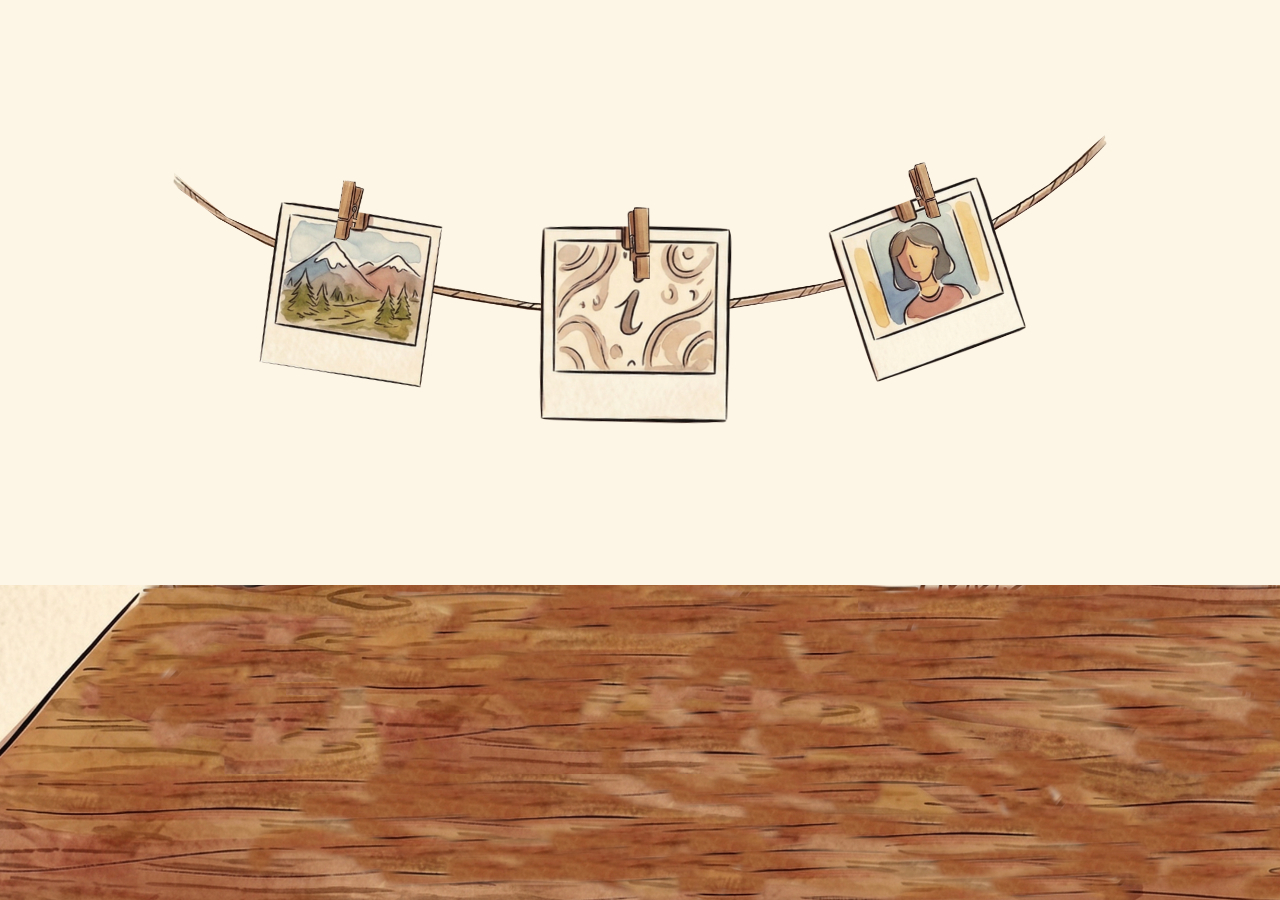
<file: index.html>
<!DOCTYPE html>
<html lang="en">
<head>
    <meta charset="UTF-8">
    <meta name="viewport" content="width=device-width, initial-scale=1.0">
    <title>Düv Workspace</title>
    <link rel="stylesheet" href="style.css">
</head>
<body>

    <div id="scene-container">
        
        <div id="wall" class="layer"></div>
        <div id="desk" class="layer"></div>

        <div id="rope" class="layer"></div>

        <div id="polaroid-mountain" class="item photo"></div>
        <div id="polaroid-i" class="item photo"></div>
        <div id="polaroid-portrait" class="item photo"></div>

        <div id="pin-left" class="item pin"></div>
        <div id="pin-middle" class="item pin"></div>
        <div id="pin-right" class="item pin"></div>

    </div>

</body>
</html>
</file>
<file: style.css>
/* Reset and Base Setup */
* {
    margin: 0;
    padding: 0;
    box-sizing: border-box;
}

#scene-container {
    position: relative;
    width: 100vw;
    height: 100vh;
    overflow: hidden;
    background-color: #fdf5e6; 
}

/* Background Layers */
.layer {
    position: absolute;
    width: 100%;
    background-repeat: no-repeat;
}

#wall {
    top: 0;
    left: 0;
    height: 100%;
    background-image: url('assets/wall.png');
    background-size: cover;
    background-position: center;
    z-index: 1;
}

#desk {
    bottom: 0;
    left: 0;
    height: 35%; 
    background-image: url('assets/table.png');
    background-size: cover;
    background-position: top;
    z-index: 2;
}

#rope {
    top: 15%; 
    left: 0;
    height: 20%; 
    background-image: url('assets/rope.png');
    background-size: contain;
    background-position: center top;
    z-index: 3;
}

/* Interactive Items Setup */
.item {
    position: absolute;
    background-size: contain;
    background-repeat: no-repeat;
}

/* --- The Polaroids (z-index 4) --- */
.photo {
    width: 15%; /* Adjust if photos look too big/small */
    height: 25%;
    z-index: 4;
}

#polaroid-mountain {
    top: 22%;
    left: 20%;
    background-image: url('assets/mountain-polaroid.png');
    transform: rotate(-4deg); /* Tilts it slightly left */
}

#polaroid-i {
    top: 25%;
    left: 42%;
    background-image: url('assets/i-polaroid.png');
    transform: rotate(2deg); /* Tilts it slightly right */
}

#polaroid-portrait {
    top: 20%;
    left: 65%;
    background-image: url('assets/portrait-polaroid.png');
    transform: rotate(-3deg);
}

/* --- The Pins (z-index 5) --- */
.pin {
    width: 2.5%; /* Pins are small! */
    height: 8%;
    z-index: 5;
}

#pin-left {
    top: 20%;
    left: 26%;
    background-image: url('assets/pin-1.png');
    transform: rotate(-2deg);
}

#pin-middle {
    top: 23%;
    left: 49%;
    background-image: url('assets/pin-2.png');
}

#pin-right {
    top: 18%;
    left: 71%;
    background-image: url('assets/pin-3.png');
    transform: rotate(-1deg);
}
</file>
